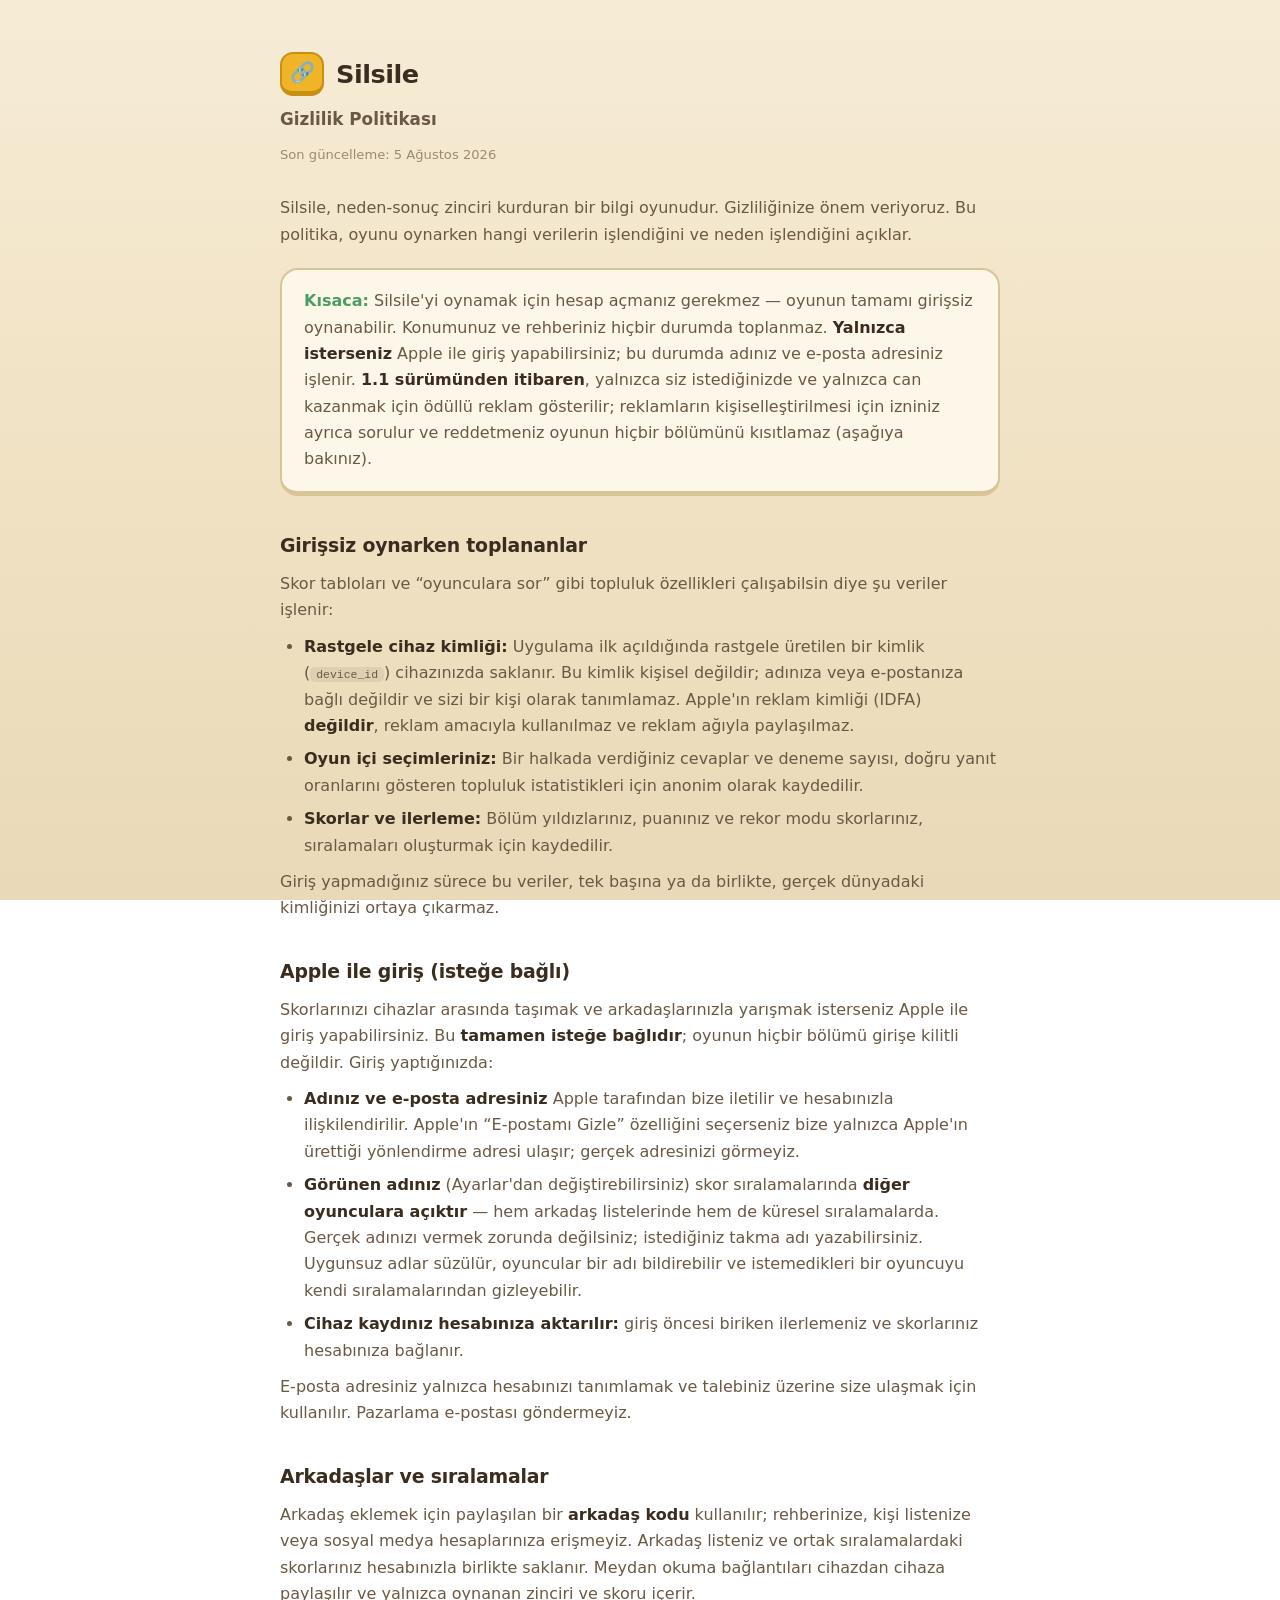
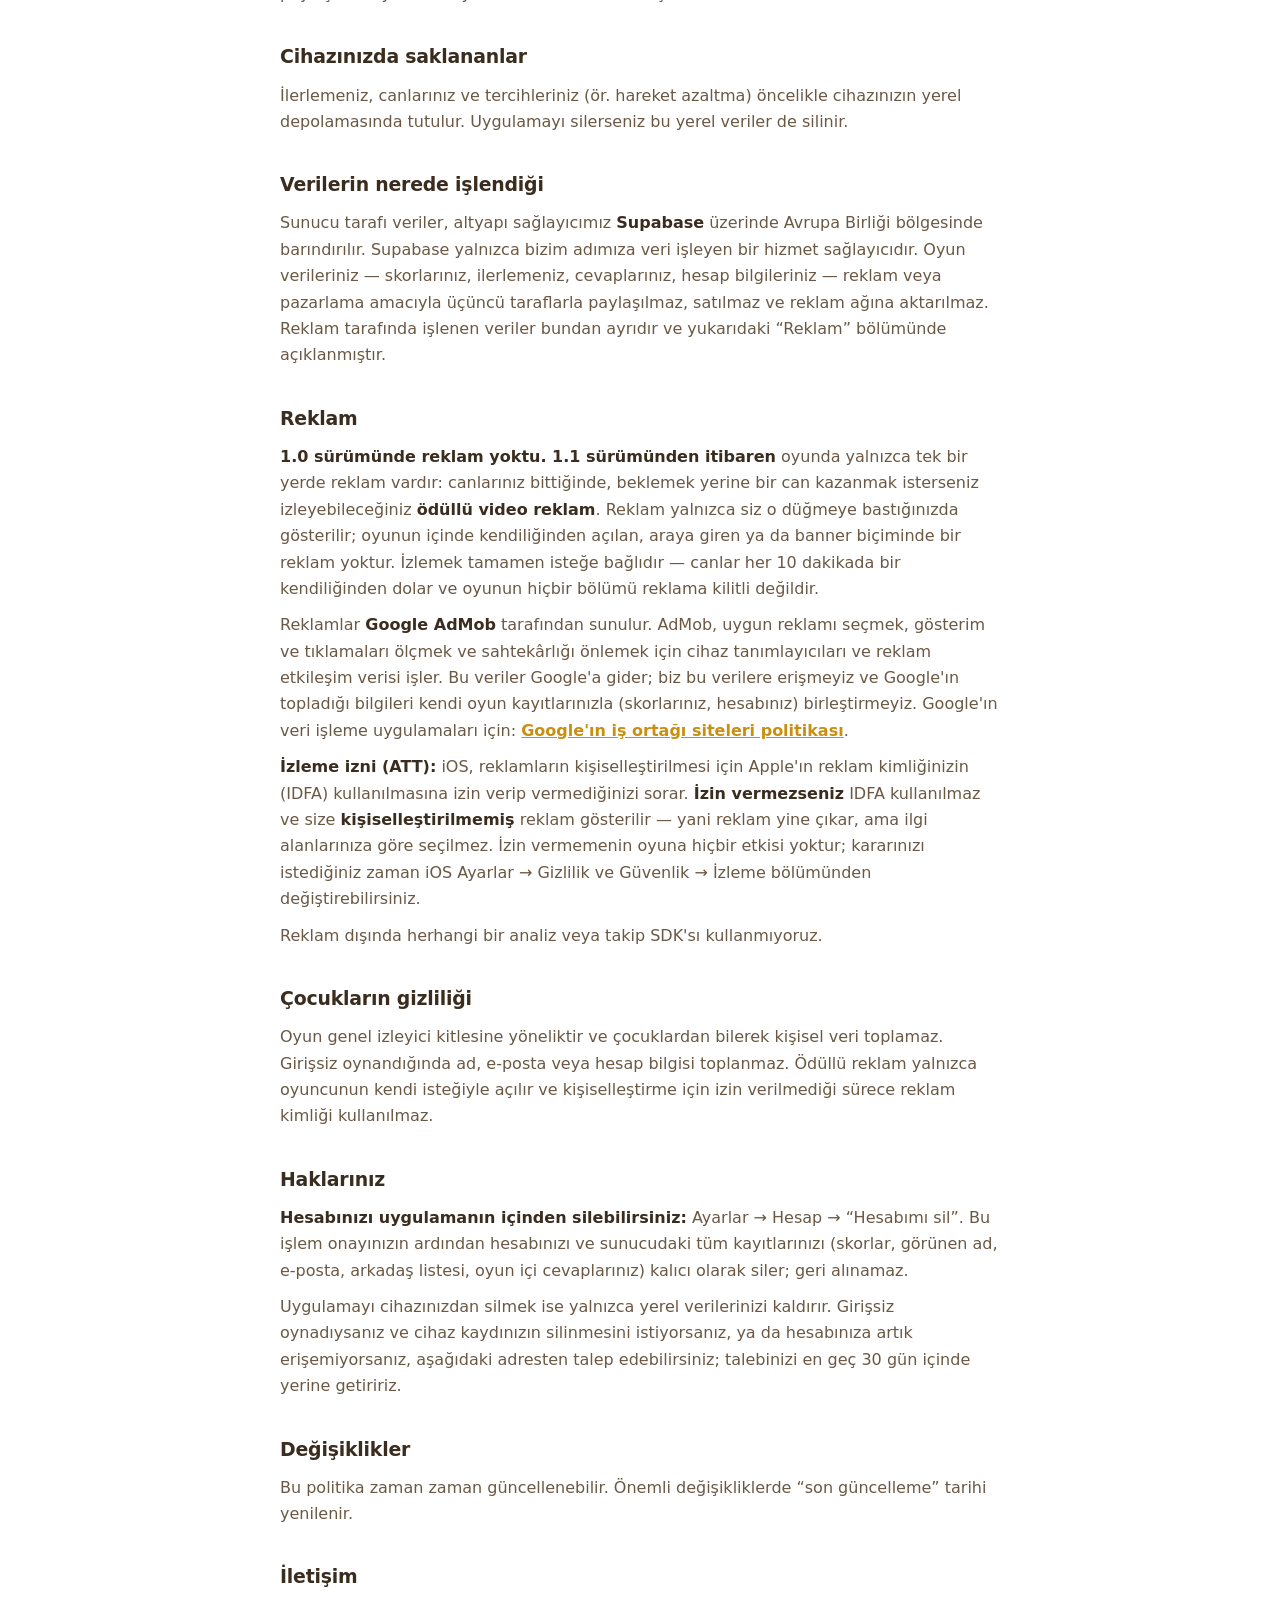
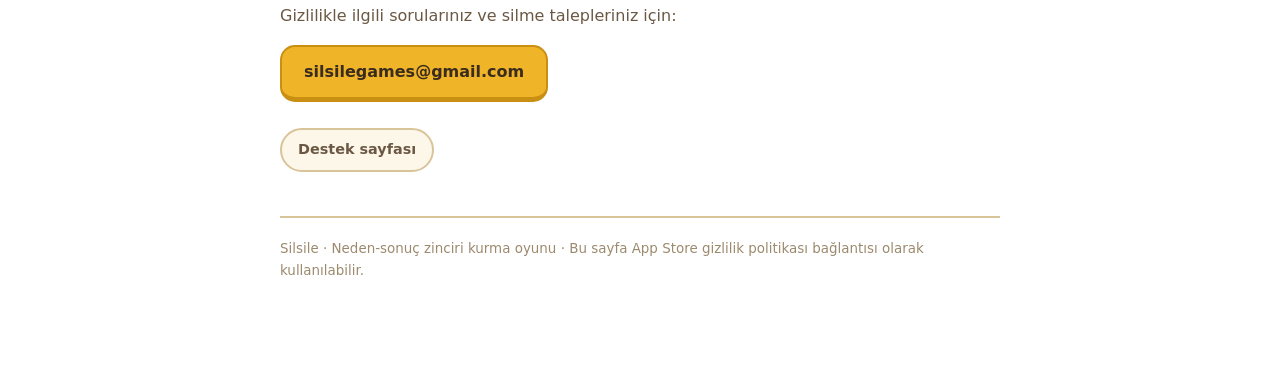
<file: index.html>
<!doctype html>
<html lang="tr">
<head>
<meta charset="utf-8">
<meta name="viewport" content="width=device-width, initial-scale=1">
<title>Silsile — Gizlilik Politikası</title>
<link rel="stylesheet" href="style.css">
</head>
<body>
<main>
  <div class="brand"><span class="mark">🔗</span><h1>Silsile</h1></div>
  <p class="lede">Gizlilik Politikası</p>
  <p class="updated">Son güncelleme: 5 Ağustos 2026</p>

  <p>Silsile, neden-sonuç zinciri kurduran bir bilgi oyunudur. Gizliliğinize
     önem veriyoruz. Bu politika, oyunu oynarken hangi verilerin işlendiğini ve
     neden işlendiğini açıklar.</p>

  <div class="card">
    <p><strong class="good">Kısaca:</strong> Silsile'yi oynamak için hesap
       açmanız gerekmez — oyunun tamamı girişsiz oynanabilir. Konumunuz ve
       rehberiniz hiçbir durumda toplanmaz.
       <b>Yalnızca isterseniz</b> Apple ile giriş yapabilirsiniz; bu durumda
       adınız ve e-posta adresiniz işlenir. <b>1.1 sürümünden itibaren</b>,
       yalnızca siz istediğinizde ve yalnızca can kazanmak için ödüllü reklam
       gösterilir; reklamların kişiselleştirilmesi için izniniz ayrıca sorulur
       ve reddetmeniz oyunun hiçbir bölümünü kısıtlamaz (aşağıya bakınız).</p>
  </div>

  <h2>Girişsiz oynarken toplananlar</h2>
  <p>Skor tabloları ve “oyunculara sor” gibi topluluk özellikleri çalışabilsin
     diye şu veriler işlenir:</p>
  <ul>
    <li><b>Rastgele cihaz kimliği:</b> Uygulama ilk açıldığında rastgele
        üretilen bir kimlik (<code>device_id</code>) cihazınızda saklanır. Bu
        kimlik kişisel değildir; adınıza veya e-postanıza bağlı değildir ve
        sizi bir kişi olarak tanımlamaz. Apple'ın reklam kimliği (IDFA)
        <b>değildir</b>, reklam amacıyla kullanılmaz ve reklam ağıyla
        paylaşılmaz.</li>
    <li><b>Oyun içi seçimleriniz:</b> Bir halkada verdiğiniz cevaplar ve deneme
        sayısı, doğru yanıt oranlarını gösteren topluluk istatistikleri için
        anonim olarak kaydedilir.</li>
    <li><b>Skorlar ve ilerleme:</b> Bölüm yıldızlarınız, puanınız ve rekor modu
        skorlarınız, sıralamaları oluşturmak için kaydedilir.</li>
  </ul>
  <p>Giriş yapmadığınız sürece bu veriler, tek başına ya da birlikte, gerçek
     dünyadaki kimliğinizi ortaya çıkarmaz.</p>

  <h2>Apple ile giriş (isteğe bağlı)</h2>
  <p>Skorlarınızı cihazlar arasında taşımak ve arkadaşlarınızla yarışmak
     isterseniz Apple ile giriş yapabilirsiniz. Bu <b>tamamen isteğe
     bağlıdır</b>; oyunun hiçbir bölümü girişe kilitli değildir. Giriş
     yaptığınızda:</p>
  <ul>
    <li><b>Adınız ve e-posta adresiniz</b> Apple tarafından bize iletilir ve
        hesabınızla ilişkilendirilir. Apple'ın “E-postamı Gizle” özelliğini
        seçerseniz bize yalnızca Apple'ın ürettiği yönlendirme adresi ulaşır;
        gerçek adresinizi görmeyiz.</li>
    <li><b>Görünen adınız</b> (Ayarlar'dan değiştirebilirsiniz) skor
        sıralamalarında <b>diğer oyunculara açıktır</b> — hem arkadaş
        listelerinde hem de küresel sıralamalarda. Gerçek adınızı vermek
        zorunda değilsiniz; istediğiniz takma adı yazabilirsiniz. Uygunsuz
        adlar süzülür, oyuncular bir adı bildirebilir ve istemedikleri bir
        oyuncuyu kendi sıralamalarından gizleyebilir.</li>
    <li><b>Cihaz kaydınız hesabınıza aktarılır:</b> giriş öncesi biriken
        ilerlemeniz ve skorlarınız hesabınıza bağlanır.</li>
  </ul>
  <p>E-posta adresiniz yalnızca hesabınızı tanımlamak ve talebiniz üzerine size
     ulaşmak için kullanılır. Pazarlama e-postası göndermeyiz.</p>

  <h2>Arkadaşlar ve sıralamalar</h2>
  <p>Arkadaş eklemek için paylaşılan bir <b>arkadaş kodu</b> kullanılır;
     rehberinize, kişi listenize veya sosyal medya hesaplarınıza erişmeyiz.
     Arkadaş listeniz ve ortak sıralamalardaki skorlarınız hesabınızla birlikte
     saklanır. Meydan okuma bağlantıları cihazdan cihaza paylaşılır ve yalnızca
     oynanan zinciri ve skoru içerir.</p>

  <h2>Cihazınızda saklananlar</h2>
  <p>İlerlemeniz, canlarınız ve tercihleriniz (ör. hareket azaltma) öncelikle
     cihazınızın yerel depolamasında tutulur. Uygulamayı silerseniz bu yerel
     veriler de silinir.</p>

  <h2>Verilerin nerede işlendiği</h2>
  <p>Sunucu tarafı veriler, altyapı sağlayıcımız <b>Supabase</b> üzerinde
     Avrupa Birliği bölgesinde barındırılır. Supabase yalnızca bizim adımıza
     veri işleyen bir hizmet sağlayıcıdır. Oyun verileriniz — skorlarınız,
     ilerlemeniz, cevaplarınız, hesap bilgileriniz — reklam veya pazarlama
     amacıyla üçüncü taraflarla paylaşılmaz, satılmaz ve reklam ağına
     aktarılmaz. Reklam tarafında işlenen veriler bundan ayrıdır ve yukarıdaki
     “Reklam” bölümünde açıklanmıştır.</p>

  <h2>Reklam</h2>
  <p><b>1.0 sürümünde reklam yoktu. 1.1 sürümünden itibaren</b> oyunda yalnızca
     tek bir yerde reklam vardır: canlarınız bittiğinde, beklemek yerine bir can
     kazanmak isterseniz izleyebileceğiniz <b>ödüllü video reklam</b>. Reklam
     yalnızca siz o düğmeye bastığınızda gösterilir; oyunun içinde kendiliğinden
     açılan, araya giren ya da banner biçiminde bir reklam yoktur. İzlemek
     tamamen isteğe bağlıdır — canlar her 10 dakikada bir kendiliğinden dolar ve
     oyunun hiçbir bölümü reklama kilitli değildir.</p>
  <p>Reklamlar <b>Google AdMob</b> tarafından sunulur. AdMob, uygun reklamı
     seçmek, gösterim ve tıklamaları ölçmek ve sahtekârlığı önlemek için cihaz
     tanımlayıcıları ve reklam etkileşim verisi işler. Bu veriler Google'a
     gider; biz bu verilere erişmeyiz ve Google'ın topladığı bilgileri kendi
     oyun kayıtlarınızla (skorlarınız, hesabınız) birleştirmeyiz. Google'ın veri
     işleme uygulamaları için:
     <a href="https://policies.google.com/technologies/partner-sites">Google'ın
     iş ortağı siteleri politikası</a>.</p>
  <p><b>İzleme izni (ATT):</b> iOS, reklamların kişiselleştirilmesi için
     Apple'ın reklam kimliğinizin (IDFA) kullanılmasına izin verip vermediğinizi
     sorar. <b>İzin vermezseniz</b> IDFA kullanılmaz ve size
     <b>kişiselleştirilmemiş</b> reklam gösterilir — yani reklam yine çıkar, ama
     ilgi alanlarınıza göre seçilmez. İzin vermemenin oyuna hiçbir etkisi yoktur;
     kararınızı istediğiniz zaman iOS Ayarlar → Gizlilik ve Güvenlik → İzleme
     bölümünden değiştirebilirsiniz.</p>
  <p>Reklam dışında herhangi bir analiz veya takip SDK'sı kullanmıyoruz.</p>

  <h2>Çocukların gizliliği</h2>
  <p>Oyun genel izleyici kitlesine yöneliktir ve çocuklardan bilerek kişisel
     veri toplamaz. Girişsiz oynandığında ad, e-posta veya hesap bilgisi
     toplanmaz. Ödüllü reklam yalnızca oyuncunun kendi isteğiyle açılır ve
     kişiselleştirme için izin verilmediği sürece reklam kimliği kullanılmaz.</p>

  <h2>Haklarınız</h2>
  <p><b>Hesabınızı uygulamanın içinden silebilirsiniz:</b> Ayarlar → Hesap →
     “Hesabımı sil”. Bu işlem onayınızın ardından hesabınızı ve sunucudaki tüm
     kayıtlarınızı (skorlar, görünen ad, e-posta, arkadaş listesi, oyun içi
     cevaplarınız) kalıcı olarak siler; geri alınamaz.</p>
  <p>Uygulamayı cihazınızdan silmek ise yalnızca yerel verilerinizi kaldırır.
     Girişsiz oynadıysanız ve cihaz kaydınızın silinmesini istiyorsanız, ya da
     hesabınıza artık erişemiyorsanız, aşağıdaki adresten talep
     edebilirsiniz; talebinizi en geç 30 gün içinde yerine getiririz.</p>

  <h2>Değişiklikler</h2>
  <p>Bu politika zaman zaman güncellenebilir. Önemli değişikliklerde “son
     güncelleme” tarihi yenilenir.</p>

  <h2>İletişim</h2>
  <p>Gizlilikle ilgili sorularınız ve silme talepleriniz için:</p>
  <p><a class="mailto" href="mailto:silsilegames@gmail.com">silsilegames@gmail.com</a></p>

  <div class="nav">
    <a href="destek.html">Destek sayfası</a>
  </div>

  <footer>
    Silsile · Neden-sonuç zinciri kurma oyunu · Bu sayfa App Store gizlilik
    politikası bağlantısı olarak kullanılabilir.
  </footer>
</main>
</body>
</html>
</file>
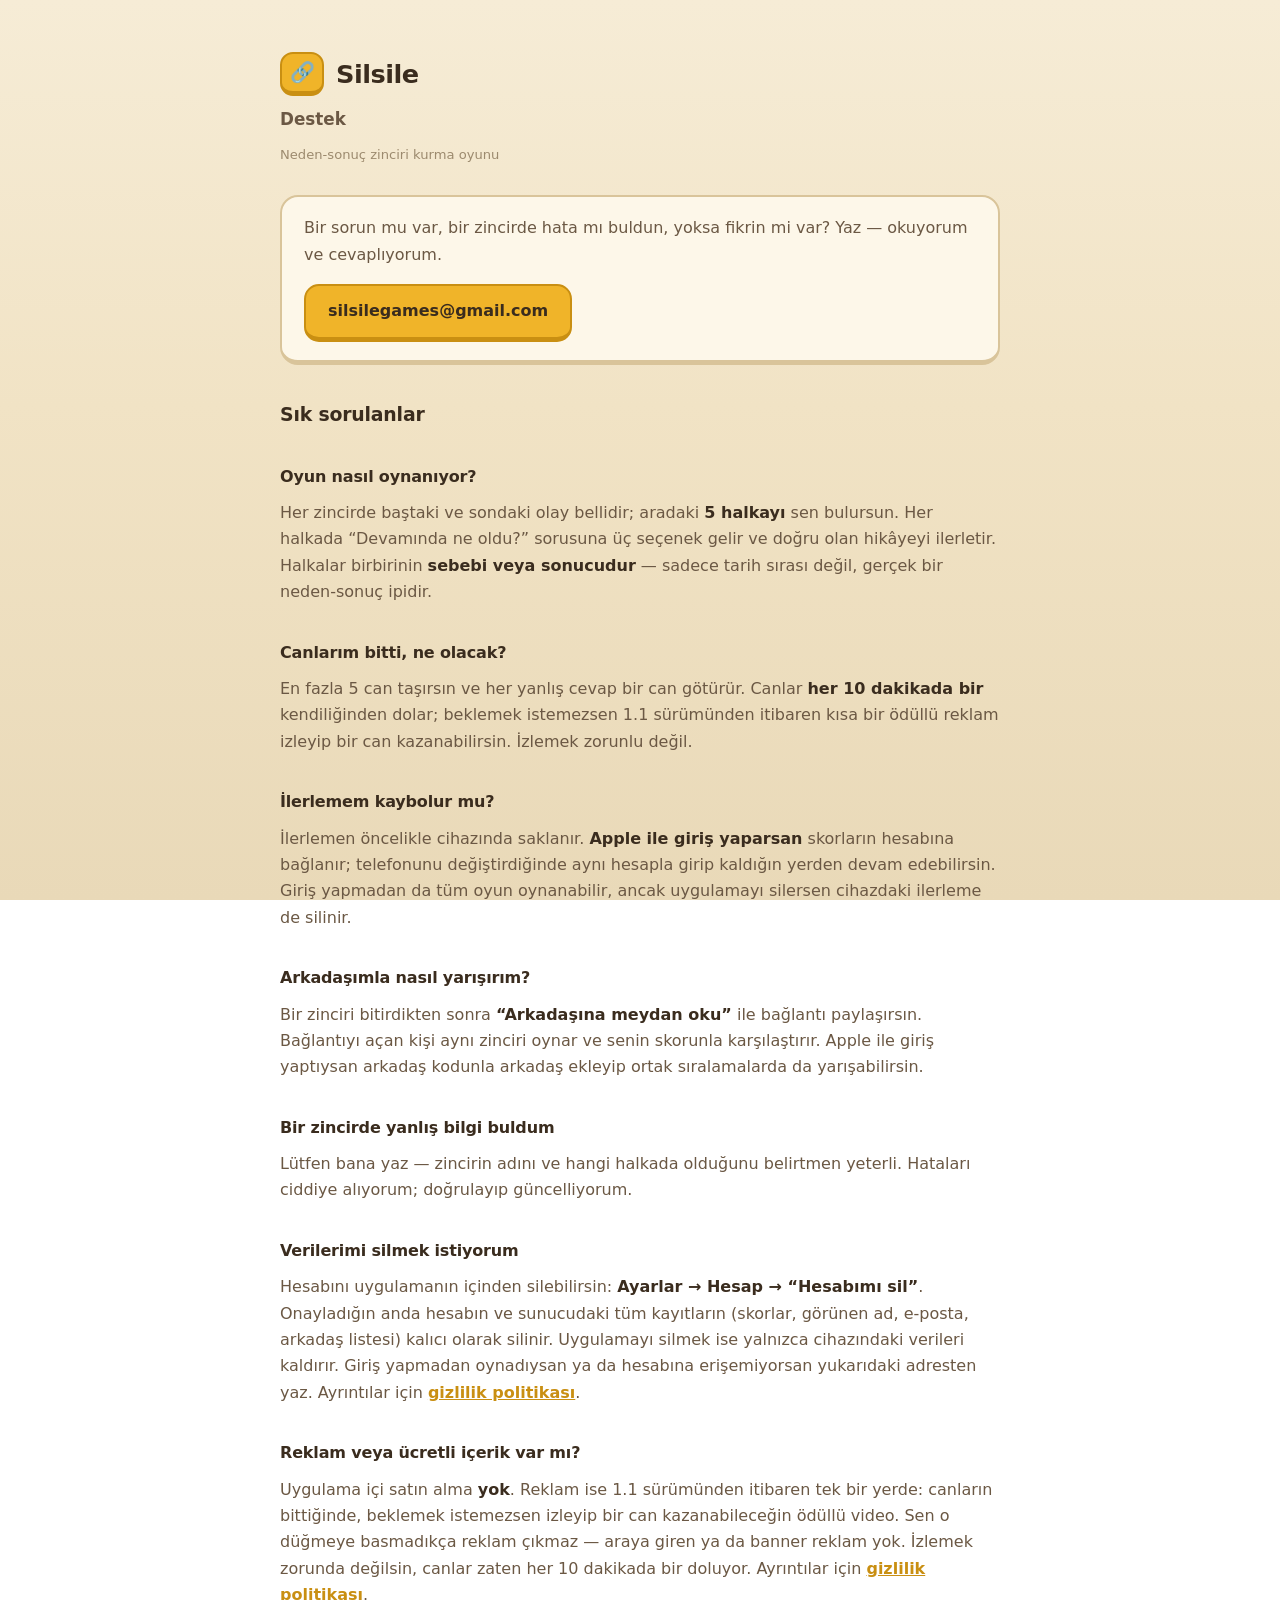
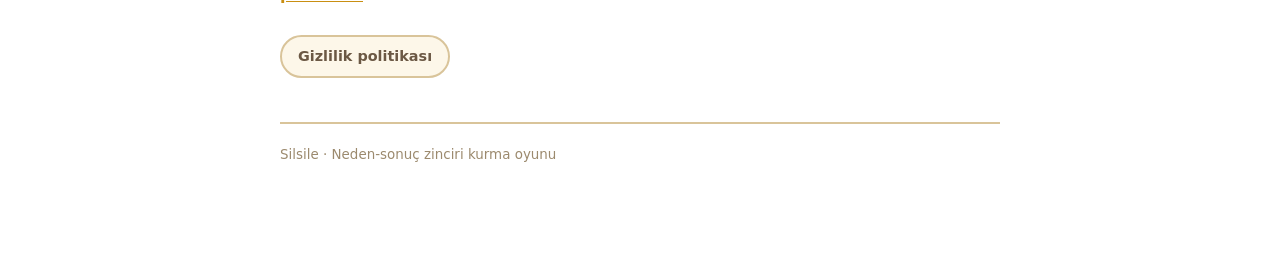
<file: destek.html>
<!doctype html>
<html lang="tr">
<head>
<meta charset="utf-8">
<meta name="viewport" content="width=device-width, initial-scale=1">
<title>Silsile — Destek</title>
<link rel="stylesheet" href="style.css">
</head>
<body>
<main>
  <div class="brand"><span class="mark">🔗</span><h1>Silsile</h1></div>
  <p class="lede">Destek</p>
  <p class="updated">Neden-sonuç zinciri kurma oyunu</p>

  <div class="card">
    <p>Bir sorun mu var, bir zincirde hata mı buldun, yoksa fikrin mi var?
       Yaz — okuyorum ve cevaplıyorum.</p>
    <p><a class="mailto" href="mailto:silsilegames@gmail.com">silsilegames@gmail.com</a></p>
  </div>

  <h2>Sık sorulanlar</h2>

  <h2 style="font-size:1rem">Oyun nasıl oynanıyor?</h2>
  <p>Her zincirde baştaki ve sondaki olay bellidir; aradaki <b>5 halkayı</b> sen
     bulursun. Her halkada “Devamında ne oldu?” sorusuna üç seçenek gelir ve
     doğru olan hikâyeyi ilerletir. Halkalar birbirinin <b>sebebi veya
     sonucudur</b> — sadece tarih sırası değil, gerçek bir neden-sonuç ipidir.</p>

  <h2 style="font-size:1rem">Canlarım bitti, ne olacak?</h2>
  <p>En fazla 5 can taşırsın ve her yanlış cevap bir can götürür. Canlar
     <b>her 10 dakikada bir</b> kendiliğinden dolar; beklemek istemezsen
     1.1 sürümünden itibaren kısa bir ödüllü reklam izleyip bir can
     kazanabilirsin. İzlemek zorunlu değil.</p>

  <h2 style="font-size:1rem">İlerlemem kaybolur mu?</h2>
  <p>İlerlemen öncelikle cihazında saklanır. <b>Apple ile giriş yaparsan</b>
     skorların hesabına bağlanır; telefonunu değiştirdiğinde aynı hesapla girip
     kaldığın yerden devam edebilirsin. Giriş yapmadan da tüm oyun oynanabilir,
     ancak uygulamayı silersen cihazdaki ilerleme de silinir.</p>

  <h2 style="font-size:1rem">Arkadaşımla nasıl yarışırım?</h2>
  <p>Bir zinciri bitirdikten sonra <b>“Arkadaşına meydan oku”</b> ile bağlantı
     paylaşırsın. Bağlantıyı açan kişi aynı zinciri oynar ve senin skorunla
     karşılaştırır. Apple ile giriş yaptıysan arkadaş kodunla arkadaş ekleyip
     ortak sıralamalarda da yarışabilirsin.</p>

  <h2 style="font-size:1rem">Bir zincirde yanlış bilgi buldum</h2>
  <p>Lütfen bana yaz — zincirin adını ve hangi halkada olduğunu belirtmen
     yeterli. Hataları ciddiye alıyorum; doğrulayıp güncelliyorum.</p>

  <h2 style="font-size:1rem">Verilerimi silmek istiyorum</h2>
  <p>Hesabını uygulamanın içinden silebilirsin: <b>Ayarlar → Hesap →
     “Hesabımı sil”</b>. Onayladığın anda hesabın ve sunucudaki tüm kayıtların
     (skorlar, görünen ad, e-posta, arkadaş listesi) kalıcı olarak silinir.
     Uygulamayı silmek ise yalnızca cihazındaki verileri kaldırır. Giriş
     yapmadan oynadıysan ya da hesabına erişemiyorsan yukarıdaki adresten yaz.
     Ayrıntılar için <a href="./">gizlilik politikası</a>.</p>

  <h2 style="font-size:1rem">Reklam veya ücretli içerik var mı?</h2>
  <p>Uygulama içi satın alma <b>yok</b>. Reklam ise 1.1 sürümünden itibaren tek
     bir yerde: canların bittiğinde, beklemek istemezsen izleyip bir can
     kazanabileceğin ödüllü video. Sen o düğmeye basmadıkça reklam çıkmaz —
     araya giren ya da banner reklam yok. İzlemek zorunda değilsin, canlar
     zaten her 10 dakikada bir doluyor. Ayrıntılar için
     <a href="./">gizlilik politikası</a>.</p>

  <div class="nav">
    <a href="./">Gizlilik politikası</a>
  </div>

  <footer>
    Silsile · Neden-sonuç zinciri kurma oyunu
  </footer>
</main>
</body>
</html>
</file>
<file: style.css>
/* Silsile web sayfaları — uygulamanın "sıcak kağıt" kimliği (2026-07 redesign). */
:root {
  --paper-top: #f6ecd6; --paper: #f1e3c5; --paper-deep: #e8d6b0;
  --card: #fdf7e9; --card-edge: #d9c49a;
  --ink: #3a2c1e; --ink-soft: #6b5844; --ink-muted: #9c8a6e;
  --star: #f0b429; --star-edge: #c98f12; --good: #4c9d63;
  --sans: ui-rounded, "SF Pro Rounded", system-ui, -apple-system, "Segoe UI", Roboto, sans-serif;
}
* { box-sizing: border-box; margin: 0; }
body {
  color: var(--ink); font-family: var(--sans); line-height: 1.65;
  background: linear-gradient(180deg, var(--paper-top), var(--paper) 45%, #e9d9b8 100%);
  background-attachment: fixed; min-height: 100vh; padding: 0 20px;
  -webkit-font-smoothing: antialiased;
}
main { max-width: 720px; margin: 0 auto; padding: 52px 0 90px; }

.brand { display: flex; align-items: center; gap: 12px; margin-bottom: 6px; }
.brand .mark {
  display: grid; place-items: center; width: 44px; height: 44px; flex: none;
  border-radius: 13px; background: var(--star); border: 2px solid var(--star-edge);
  border-bottom-width: 5px; font-size: 1.25rem;
}
.brand h1 { font-size: 1.6rem; font-weight: 800; letter-spacing: -0.02em; }
.lede { color: var(--ink-soft); font-size: 1.05rem; font-weight: 700; }
.updated { color: var(--ink-muted); font-size: .82rem; margin-bottom: 30px; }

h2 { font-size: 1.18rem; font-weight: 800; color: var(--ink);
     letter-spacing: -0.01em; margin: 34px 0 10px; }
p { margin: 10px 0; color: var(--ink-soft); }
ul { margin: 10px 0 10px 4px; padding-left: 20px; }
li { margin: 7px 0; color: var(--ink-soft); }
li b, p b { color: var(--ink); font-weight: 700; }

.card {
  background: var(--card); border: 2px solid var(--card-edge); border-bottom-width: 5px;
  border-radius: 18px; padding: 18px 22px; margin: 20px 0;
}
.card p:first-child { margin-top: 0; } .card p:last-child { margin-bottom: 0; }
strong.good { color: var(--good); font-weight: 800; }

a { color: var(--star-edge); font-weight: 700; }
a:hover { color: var(--ink); }

.mailto {
  display: inline-block; margin-top: 6px; padding: 12px 22px; border-radius: 15px;
  background: var(--star); border: 2px solid var(--star-edge); border-bottom-width: 5px;
  color: var(--ink); font-weight: 800; text-decoration: none;
}
.mailto:hover { color: var(--ink); filter: brightness(1.05); }

.nav { display: flex; gap: 10px; flex-wrap: wrap; margin: 26px 0 0; }
.nav a {
  padding: 8px 16px; border-radius: 999px; background: var(--card);
  border: 2px solid var(--card-edge); color: var(--ink-soft); text-decoration: none;
  font-size: .9rem;
}

footer {
  margin-top: 44px; padding-top: 20px; border-top: 2px solid var(--card-edge);
  color: var(--ink-muted); font-size: .84rem;
}
code { background: #3a2c1e14; padding: 1px 6px; border-radius: 5px; font-size: .88em; }
</file>
